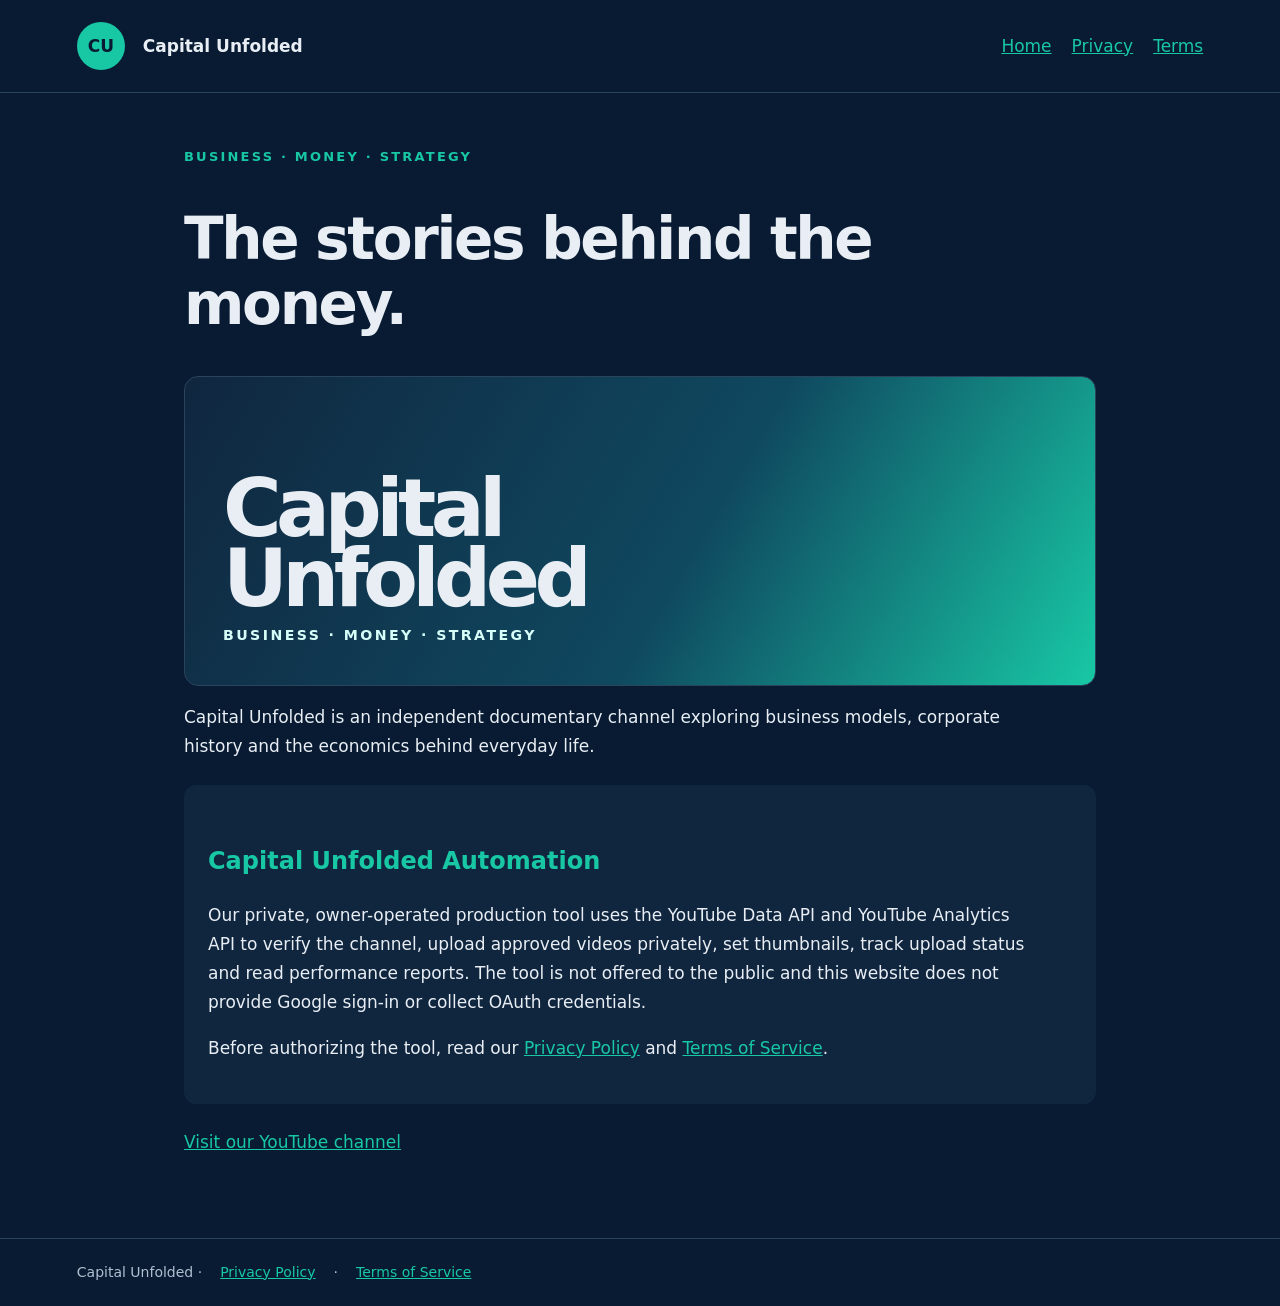
<file: index.html>
<!doctype html><html lang="en"><head><meta charset="utf-8"><meta name="viewport" content="width=device-width,initial-scale=1"><title>Capital Unfolded</title><link rel="stylesheet" href="style.css"></head><body><header><span class="mark">CU</span><strong>Capital Unfolded</strong><nav><a href="index.html">Home</a><a href="privacy.html">Privacy</a><a href="terms.html">Terms</a></nav></header><main><p class="eyebrow">Business · Money · Strategy</p><h1>The stories behind the money.</h1><div class="hero"><span>Capital<br>Unfolded</span><small>Business · Money · Strategy</small></div><p>Capital Unfolded is an independent documentary channel exploring business models, corporate history and the economics behind everyday life.</p><div class="panel"><h2>Capital Unfolded Automation</h2><p>Our private, owner-operated production tool uses the YouTube Data API and YouTube Analytics API to verify the channel, upload approved videos privately, set thumbnails, track upload status and read performance reports. The tool is not offered to the public and this website does not provide Google sign-in or collect OAuth credentials.</p><p>Before authorizing the tool, read our <a href="privacy.html">Privacy Policy</a> and <a href="terms.html">Terms of Service</a>.</p></div><p><a href="https://www.youtube.com/channel/UCJYYUWBbDSqY5sEHmuXOixA">Visit our YouTube channel</a></p></main><footer>Capital Unfolded · <a href="privacy.html">Privacy Policy</a> · <a href="terms.html">Terms of Service</a></footer></body></html>
</file>
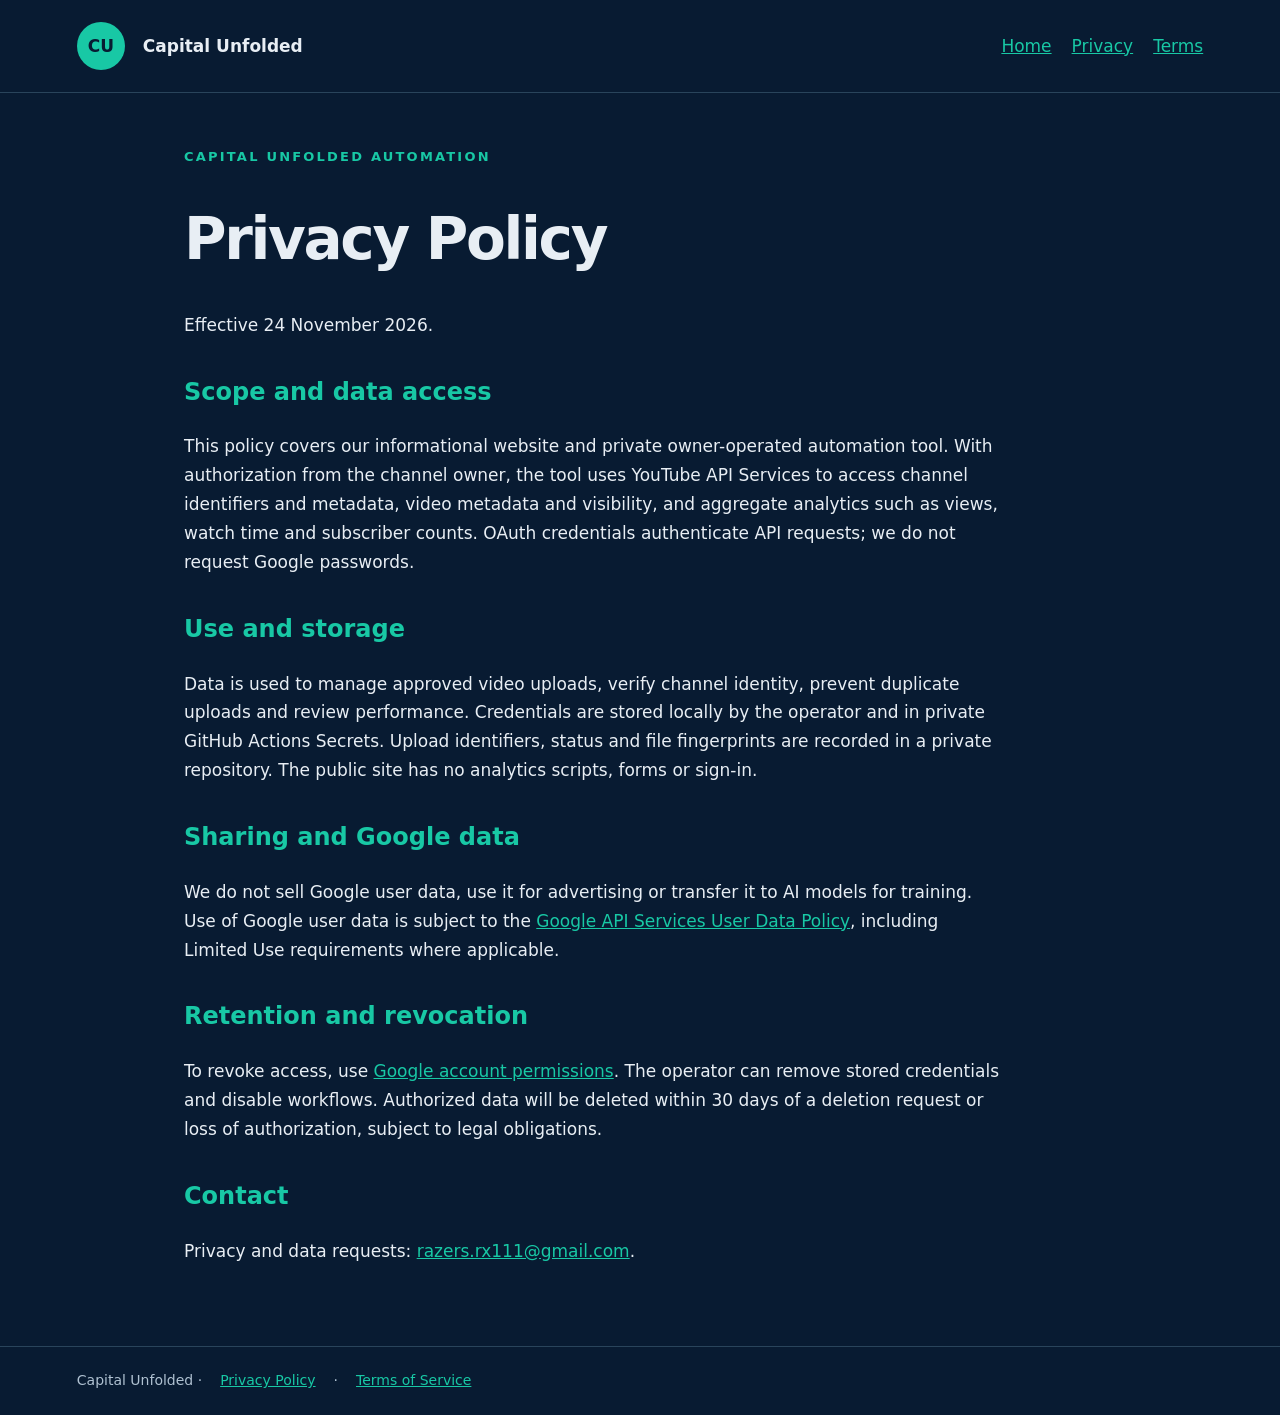
<file: privacy.html>
<!doctype html><html lang="en"><head><meta charset="utf-8"><meta name="viewport" content="width=device-width,initial-scale=1"><title>Privacy Policy | Capital Unfolded</title><link rel="stylesheet" href="style.css"></head><body><header><span class="mark">CU</span><strong>Capital Unfolded</strong><nav><a href="index.html">Home</a><a href="privacy.html">Privacy</a><a href="terms.html">Terms</a></nav></header><main><p class="eyebrow">Capital Unfolded Automation</p><h1>Privacy Policy</h1><p>Effective 24 November 2026.</p><h2>Scope and data access</h2><p>This policy covers our informational website and private owner-operated automation tool. With authorization from the channel owner, the tool uses YouTube API Services to access channel identifiers and metadata, video metadata and visibility, and aggregate analytics such as views, watch time and subscriber counts. OAuth credentials authenticate API requests; we do not request Google passwords.</p><h2>Use and storage</h2><p>Data is used to manage approved video uploads, verify channel identity, prevent duplicate uploads and review performance. Credentials are stored locally by the operator and in private GitHub Actions Secrets. Upload identifiers, status and file fingerprints are recorded in a private repository. The public site has no analytics scripts, forms or sign-in.</p><h2>Sharing and Google data</h2><p>We do not sell Google user data, use it for advertising or transfer it to AI models for training. Use of Google user data is subject to the <a href="https://developers.google.com/terms/api-services-user-data-policy">Google API Services User Data Policy</a>, including Limited Use requirements where applicable.</p><h2>Retention and revocation</h2><p>To revoke access, use <a href="https://security.google.com/settings/security/permissions">Google account permissions</a>. The operator can remove stored credentials and disable workflows. Authorized data will be deleted within 30 days of a deletion request or loss of authorization, subject to legal obligations.</p><h2>Contact</h2><p>Privacy and data requests: <a href="mailto:razers.rx111@gmail.com">razers.rx111@gmail.com</a>.</p></main><footer>Capital Unfolded · <a href="privacy.html">Privacy Policy</a> · <a href="terms.html">Terms of Service</a></footer></body></html>
</file>
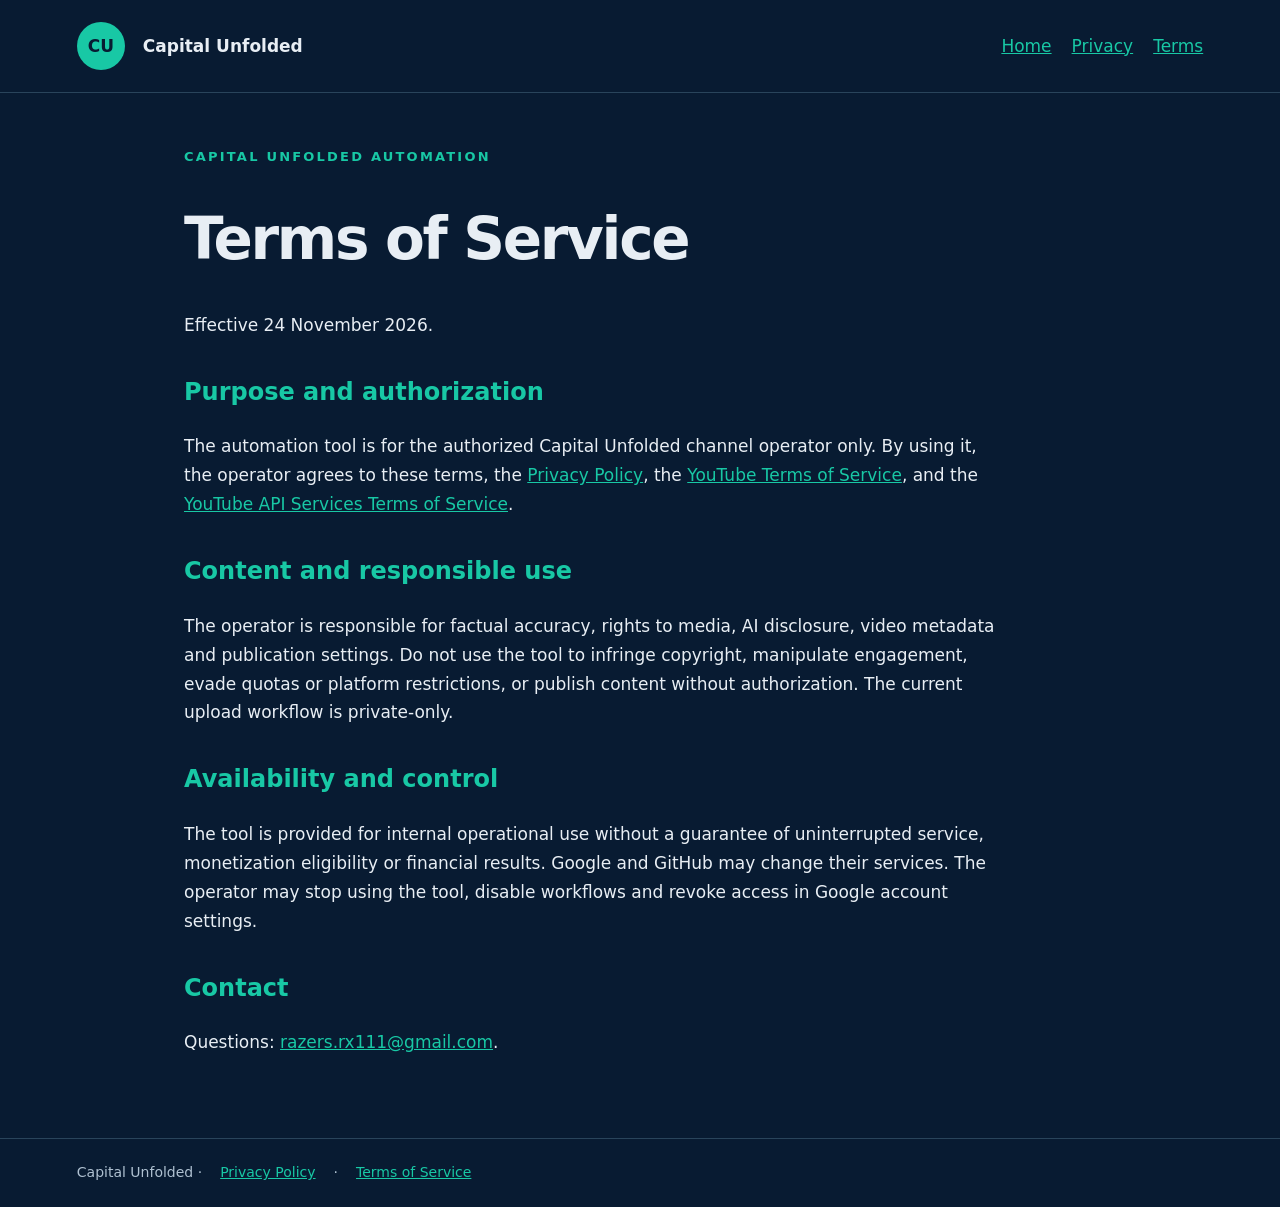
<file: terms.html>
<!doctype html><html lang="en"><head><meta charset="utf-8"><meta name="viewport" content="width=device-width,initial-scale=1"><title>Terms of Service | Capital Unfolded</title><link rel="stylesheet" href="style.css"></head><body><header><span class="mark">CU</span><strong>Capital Unfolded</strong><nav><a href="index.html">Home</a><a href="privacy.html">Privacy</a><a href="terms.html">Terms</a></nav></header><main><p class="eyebrow">Capital Unfolded Automation</p><h1>Terms of Service</h1><p>Effective 24 November 2026.</p><h2>Purpose and authorization</h2><p>The automation tool is for the authorized Capital Unfolded channel operator only. By using it, the operator agrees to these terms, the <a href="privacy.html">Privacy Policy</a>, the <a href="https://www.youtube.com/t/terms">YouTube Terms of Service</a>, and the <a href="https://developers.google.com/youtube/terms/api-services-terms-of-service">YouTube API Services Terms of Service</a>.</p><h2>Content and responsible use</h2><p>The operator is responsible for factual accuracy, rights to media, AI disclosure, video metadata and publication settings. Do not use the tool to infringe copyright, manipulate engagement, evade quotas or platform restrictions, or publish content without authorization. The current upload workflow is private-only.</p><h2>Availability and control</h2><p>The tool is provided for internal operational use without a guarantee of uninterrupted service, monetization eligibility or financial results. Google and GitHub may change their services. The operator may stop using the tool, disable workflows and revoke access in Google account settings.</p><h2>Contact</h2><p>Questions: <a href="mailto:razers.rx111@gmail.com">razers.rx111@gmail.com</a>.</p></main><footer>Capital Unfolded · <a href="privacy.html">Privacy Policy</a> · <a href="terms.html">Terms of Service</a></footer></body></html>
</file>
<file: style.css>
*{box-sizing:border-box}body{margin:0;background:#081B32;color:#E8EEF4;font:17px/1.7 system-ui,sans-serif}a{color:#18C8A5}header,footer{padding:22px 6%;border-bottom:1px solid #29445b;display:flex;gap:18px;align-items:center;flex-wrap:wrap}.mark{display:grid;place-items:center;width:48px;height:48px;border-radius:50%;background:#18C8A5;color:#081B32;font-weight:900}header strong{margin-right:auto}main{max-width:960px;margin:auto;padding:40px 24px 64px}h1{font-size:clamp(32px,5vw,58px);line-height:1.12;letter-spacing:-.04em}h2{font-size:24px;color:#18C8A5;margin-top:32px}p{max-width:76ch}.hero{min-height:310px;border-radius:14px;border:1px solid #29445b;background:linear-gradient(120deg,#10263f,#0f4960 56%,#18c8a5);padding:38px;display:flex;flex-direction:column;justify-content:flex-end;gap:8px}.hero span{font-size:clamp(40px,8vw,80px);line-height:.88;font-weight:900;letter-spacing:-.07em}.hero small{color:#d7fffa;text-transform:uppercase;letter-spacing:.17em;font-weight:700}.eyebrow{color:#18C8A5;text-transform:uppercase;letter-spacing:.17em;font-size:13px;font-weight:700}.panel{background:#10263F;padding:24px;border-radius:12px;margin:24px 0}footer{font-size:14px;border-top:1px solid #29445b;border-bottom:0;color:#AFC1D1}nav{display:flex;gap:20px;flex-wrap:wrap}
</file>
